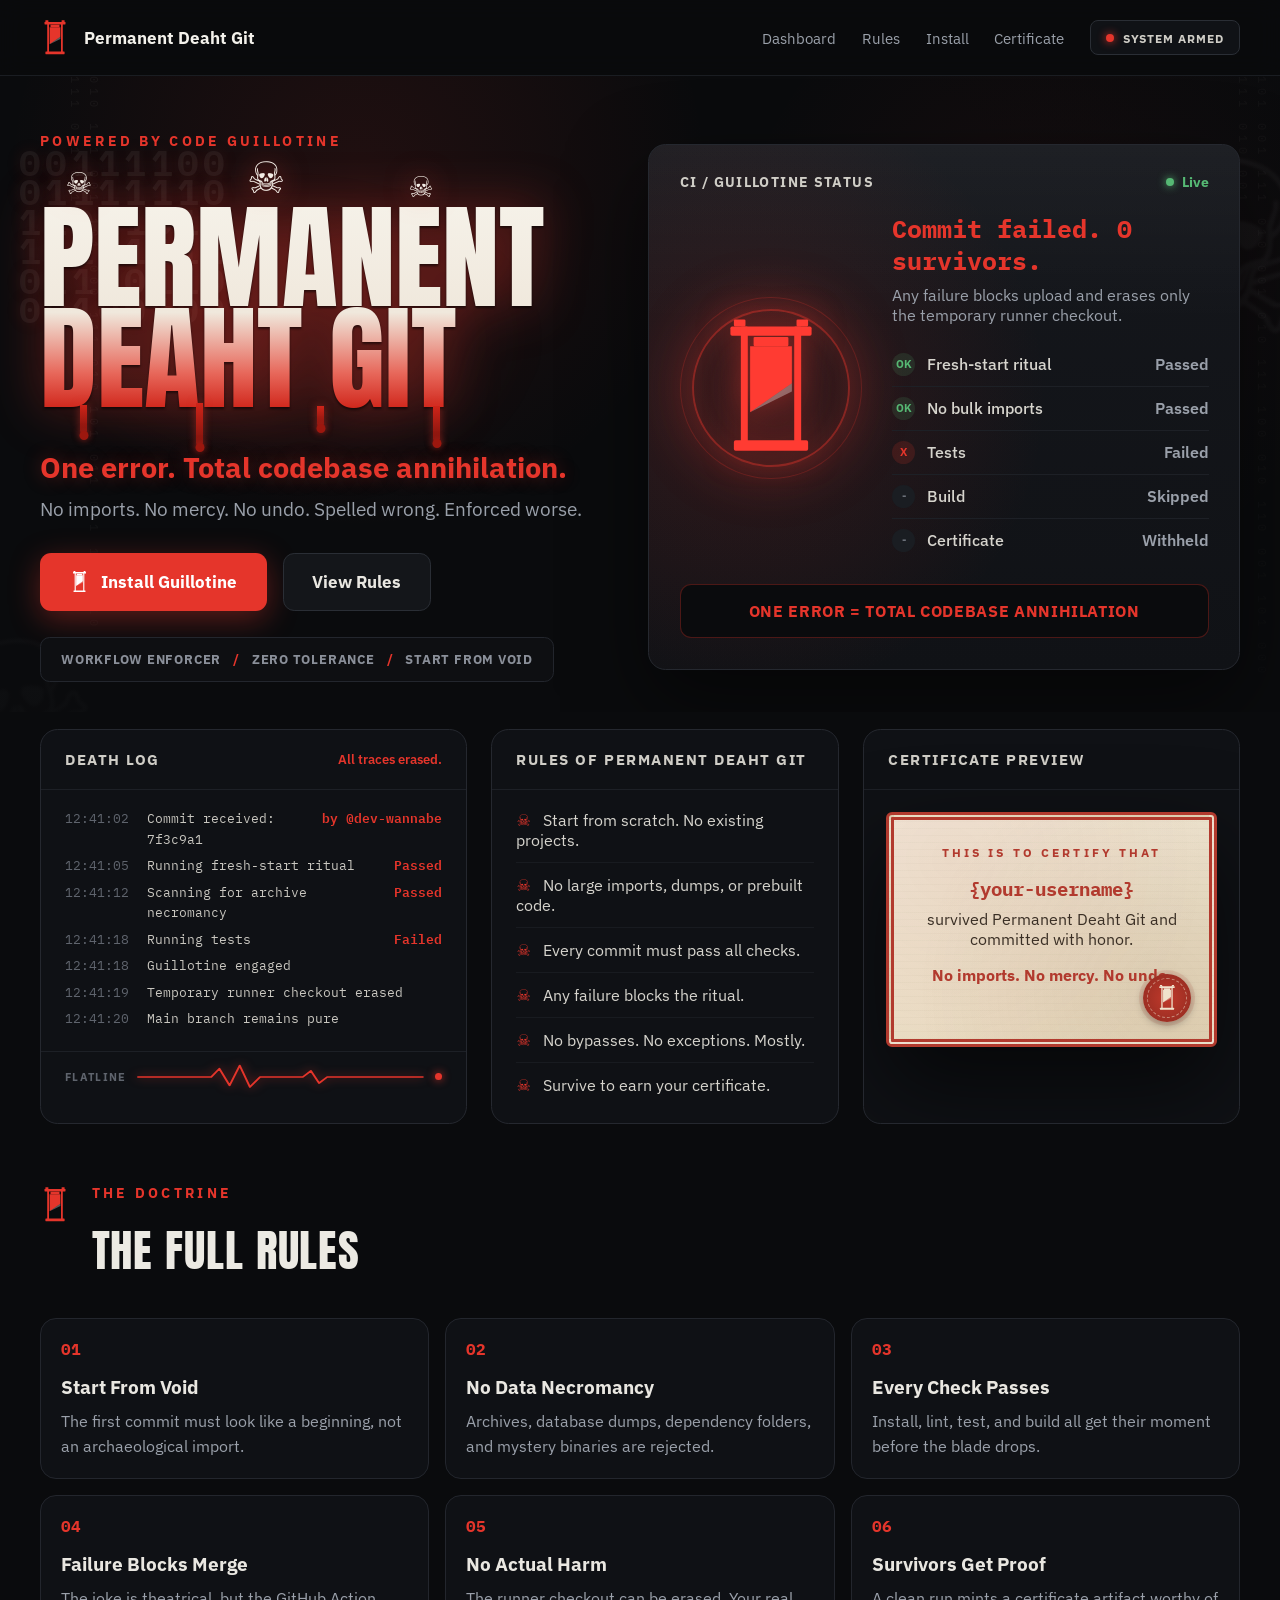
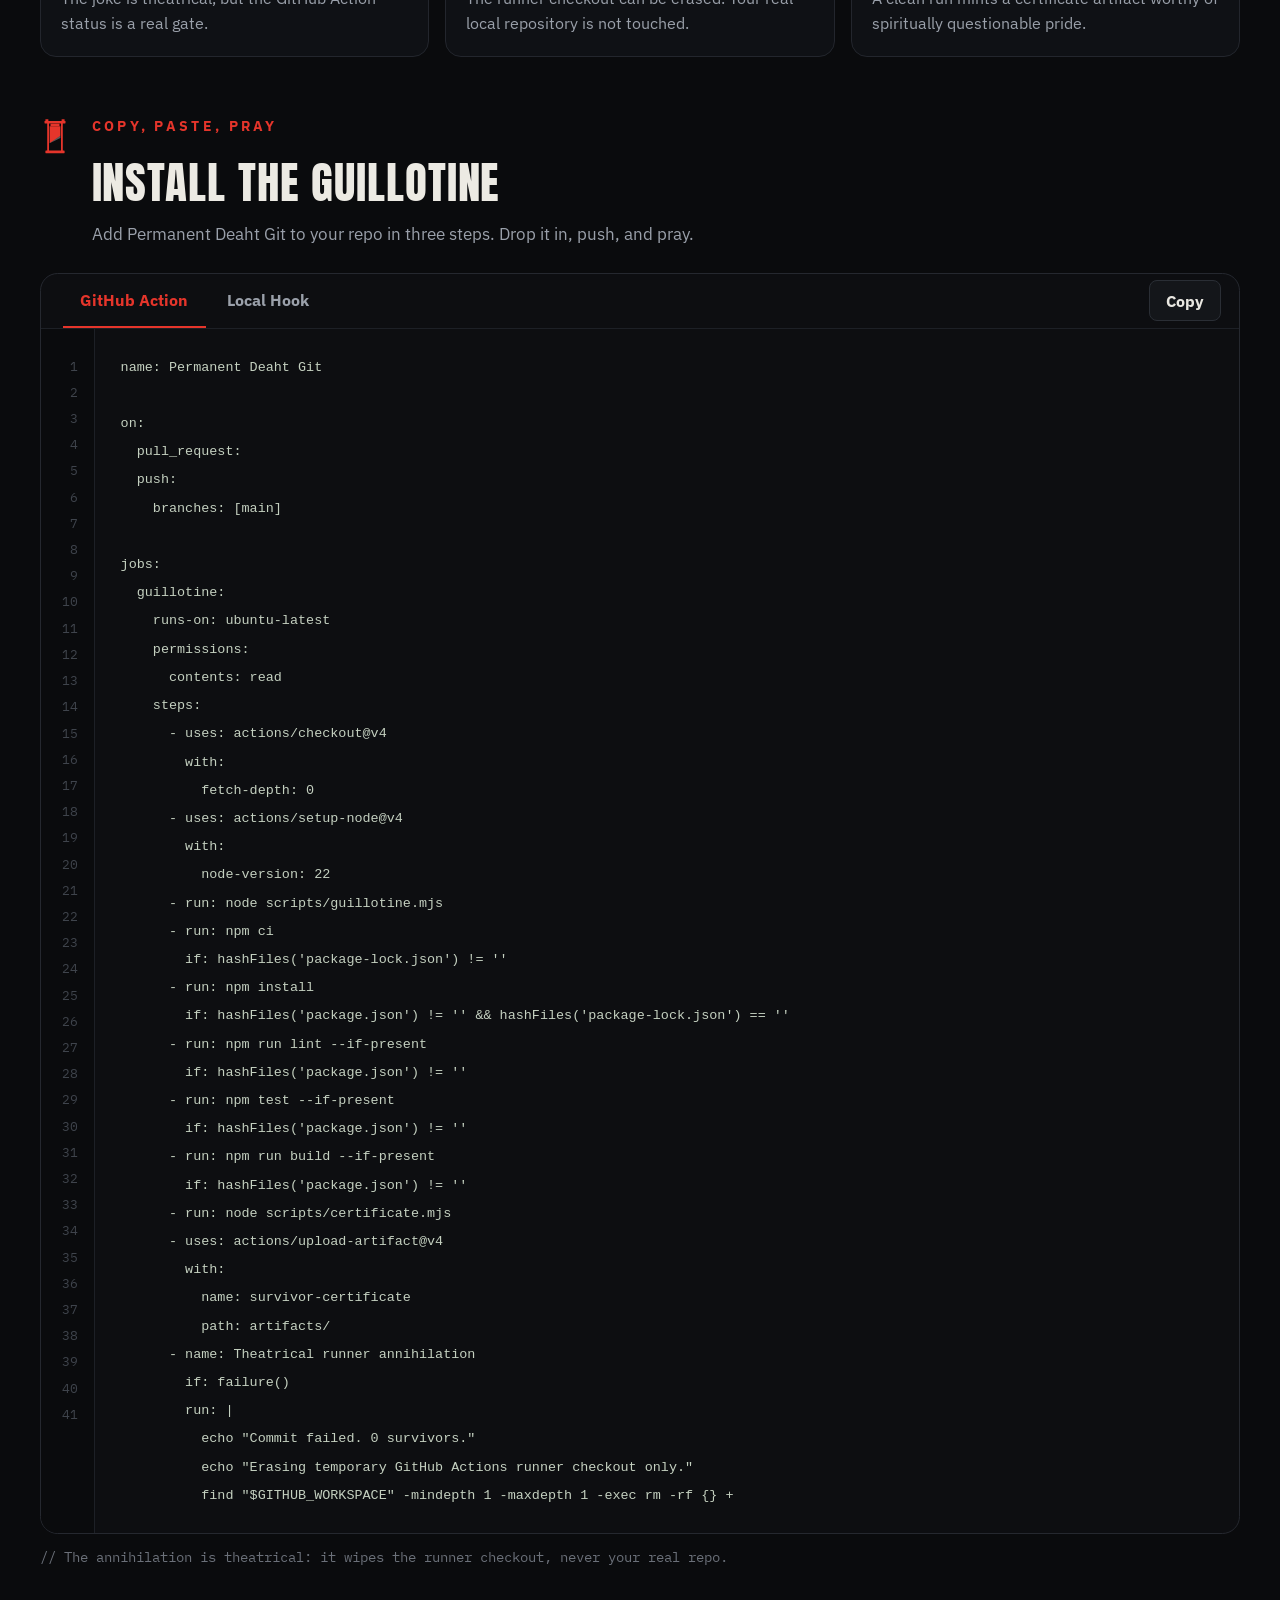
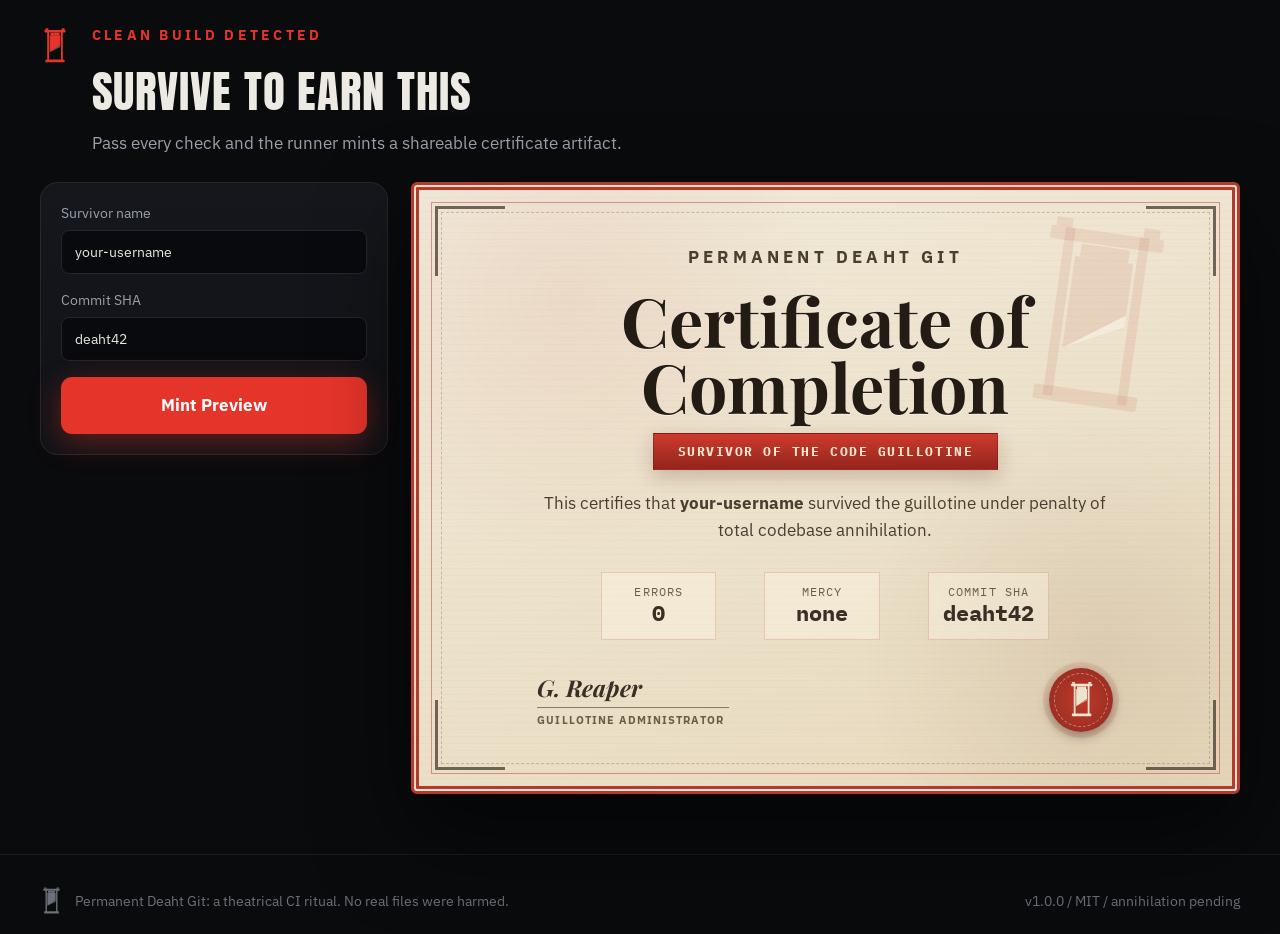
<file: index.html>
<!doctype html>
<html lang="en">
  <head>
    <meta charset="utf-8">
    <meta name="viewport" content="width=device-width, initial-scale=1">
    <title>Permanent Deaht Git</title>
    <meta name="description" content="One error. No survivors. A theatrical CI ritual with real checks and fake doom.">
    <meta property="og:title" content="Permanent Deaht Git">
    <meta property="og:description" content="One error equals total codebase annihilation.">
    <meta property="og:type" content="website">
    <meta property="og:url" content="https://davethomas34.github.io/Permanent-Deaht-Git/">
    <meta property="og:image" content="https://davethomas34.github.io/Permanent-Deaht-Git/assets/social-card.png">
    <meta property="og:image:width" content="1200">
    <meta property="og:image:height" content="630">
    <meta name="twitter:card" content="summary_large_image">
    <meta name="twitter:title" content="Permanent Deaht Git">
    <meta name="twitter:description" content="One error equals total codebase annihilation.">
    <meta name="twitter:image" content="https://davethomas34.github.io/Permanent-Deaht-Git/assets/social-card.png">
    <link rel="preconnect" href="https://fonts.googleapis.com">
    <link rel="preconnect" href="https://fonts.gstatic.com" crossorigin>
    <link href="https://fonts.googleapis.com/css2?family=Anton&family=IBM+Plex+Mono:wght@400;500;600&family=IBM+Plex+Sans:wght@400;500;600;700&family=Playfair+Display:ital,wght@0,700;1,600&display=swap" rel="stylesheet">
    <style>
:root {
  color-scheme: dark;
  --bg: #0a0b0d;
  --panel: #0f1115;
  --panel-2: #15171c;
  --line: #23262d;
  --line-2: #2a2e35;
  --text: #e9e7e1;
  --text-strong: #f3f1eb;
  --muted: #9aa0aa;
  --dim: #6b7079;
  --red: #e5352b;
  --red-dark: #8e1f18;
  --green: #56b974;
  --amber: #f0a730;
  --paper: #f2eada;
  --paper-2: #e7d9bc;
  --ink: #3a2f25;
  --shadow: 0 30px 80px rgba(0, 0, 0, 0.5);
}

* { box-sizing: border-box; }

html { scroll-behavior: smooth; }

body {
  margin: 0;
  overflow-x: hidden;
  background:
    radial-gradient(1100px 560px at 50% -12%, rgba(229, 53, 43, 0.08), transparent 60%),
    var(--bg);
  color: var(--text);
  font-family: "IBM Plex Sans", system-ui, -apple-system, BlinkMacSystemFont, "Segoe UI", sans-serif;
}

a { color: inherit; text-decoration: none; }
button, input { font: inherit; }

/* ---------- header ---------- */
.site-header {
  position: sticky;
  top: 0;
  z-index: 20;
  display: flex;
  align-items: center;
  justify-content: space-between;
  gap: 2rem;
  height: 76px;
  padding: 0 clamp(1rem, 4vw, 2.5rem);
  background: rgba(10, 11, 13, 0.84);
  border-bottom: 1px solid #1a1d22;
  backdrop-filter: blur(12px);
}

.brand,
.nav-links,
.hero-actions,
.ritual-strip,
.panel-heading,
.ci-core,
.check-list li,
.triad header,
.section-title,
.tabs,
.certificate-card footer,
.site-footer {
  display: flex;
  align-items: center;
}

.brand {
  gap: 0.85rem;
  color: var(--text-strong);
  font-size: 1.08rem;
  font-weight: 700;
}

.nav-links {
  gap: clamp(0.8rem, 2vw, 1.85rem);
  color: var(--muted);
  font-size: 0.95rem;
}

.nav-links a:hover { color: var(--text); }

.status-pill,
.armed-label {
  display: inline-flex;
  align-items: center;
  gap: 0.55rem;
  padding: 0.55rem 0.95rem;
  color: #cfcdc6;
  background: #101216;
  border: 1px solid var(--line-2);
  border-radius: 0.5rem;
  font-size: 0.78rem;
  font-weight: 700;
  letter-spacing: 0.08em;
  text-transform: uppercase;
}

/* ---------- guillotine marks (clean SVG) ---------- */
.guillotine-mark,
.button-mark,
.guillotine-large,
.muted-mark {
  display: block;
  flex: 0 0 auto;
  color: var(--red);
}

.guillotine-mark { width: 30px; height: 36px; }
.button-mark { width: 19px; height: 22px; color: #fff; }
.guillotine-large {
  width: 116px;
  height: 138px;
  color: #ff3b32;
  filter: drop-shadow(0 0 16px rgba(229, 53, 43, 0.5));
}
.muted-mark { width: 23px; height: 28px; color: var(--dim); }

.section-title .guillotine-mark { margin-top: 0.15rem; }

/* ---------- hero shell ---------- */
.hero-shell {
  position: relative;
  isolation: isolate;
  overflow: hidden;
  max-width: 1456px;
  margin: 0 auto;
  padding: 3.5rem clamp(1rem, 4vw, 2.5rem) 1.875rem;
}

.noise-field {
  position: absolute;
  inset: 0;
  z-index: -1;
  overflow: hidden;
  pointer-events: none;
  background:
    radial-gradient(circle at 28% 16%, rgba(229, 53, 43, 0.10), transparent 22rem),
    radial-gradient(circle at 82% 30%, rgba(229, 53, 43, 0.06), transparent 20rem);
}

.noise-field::after {
  content: "";
  position: absolute;
  inset: 0;
  background: radial-gradient(120% 92% at 32% 22%, transparent 38%, rgba(10, 11, 13, 0.78) 100%);
}

.binary {
  position: absolute;
  top: 0;
  bottom: 0;
  width: 6rem;
  color: var(--text);
  font-family: "IBM Plex Mono", monospace;
  font-size: 0.78rem;
  line-height: 1.55;
  letter-spacing: 0.3rem;
  opacity: 0.04;
  writing-mode: vertical-rl;
}
.binary.left { left: 0.5rem; }
.binary.right { right: 0.5rem; }

.binary-skull {
  position: absolute;
  z-index: 0;
  left: 1.5%;
  top: 4.5rem;
  color: rgba(233, 231, 225, 0.06);
  font-family: "IBM Plex Mono", monospace;
  font-size: clamp(1.3rem, 2.8vw, 2.7rem);
  font-weight: 700;
  line-height: 0.82;
  letter-spacing: 0.12em;
  white-space: pre;
  text-shadow: 0 0 16px rgba(229, 53, 43, 0.12);
}

.specter {
  position: absolute;
  z-index: 0;
  color: #dce7e5;
  line-height: 1;
  opacity: 0.05;
  filter: grayscale(1) blur(1.5px) drop-shadow(0 0 22px rgba(229, 53, 43, 0.3));
}
.skull-a { right: -3rem; top: 3rem; font-size: clamp(9rem, 18vw, 20rem); transform: rotate(8deg); }
.skull-b { left: -4rem; bottom: -5rem; font-size: clamp(8rem, 14vw, 15rem); transform: rotate(-9deg); opacity: 0.04; }

.haze {
  position: absolute;
  border-radius: 999px;
  filter: blur(20px);
  pointer-events: none;
}
.haze.one {
  left: -3rem;
  top: 3.5rem;
  width: 42rem;
  height: 26rem;
  background: radial-gradient(closest-side, rgba(229, 53, 43, 0.16), transparent 72%);
}

/* ---------- hero grid ---------- */
.hero-grid {
  position: relative;
  display: grid;
  grid-template-columns: minmax(34rem, 0.92fr) minmax(360px, 1fr);
  gap: clamp(2rem, 5vw, 4.4rem);
  align-items: center;
}

.hero-copy,
.ci-panel,
.dark-card,
.install-card,
.certificate-form,
.certificate-card,
.og-card { min-width: 0; }

.hero-copy { position: relative; }

.overline {
  margin: 0 0 0.85rem;
  color: var(--red);
  font-size: 0.86rem;
  font-weight: 700;
  letter-spacing: 0.24em;
  text-transform: uppercase;
}

h1, h2, h3, p { margin-top: 0; }

/* ---------- title with floating skulls + drips ---------- */
.title-wrap {
  position: relative;
  width: max-content;
  max-width: 100%;
  padding-top: 2.7rem;
  margin: 0 0 2.4rem;
}

h1 {
  margin: 0;
  color: transparent;
  background: linear-gradient(180deg, #f5f1e8 0%, #f0e8dc 52%, #e7675a 82%, #cf2419 100%);
  -webkit-background-clip: text;
  background-clip: text;
  font-family: "Anton", Impact, sans-serif;
  font-size: clamp(4.6rem, 9.4vw, 7.2rem);
  font-weight: 400;
  line-height: 0.88;
  text-transform: uppercase;
  filter: drop-shadow(0 2px 1px rgba(0, 0, 0, 0.55)) drop-shadow(0 0 26px rgba(229, 53, 43, 0.4));
}

.float-skull {
  position: absolute;
  z-index: 2;
  line-height: 1;
  color: #f3ede6;
  filter: drop-shadow(0 0 14px rgba(229, 53, 43, 0.75));
  animation: pdg-float 4s ease-in-out infinite, pdg-flicker 3s ease-in-out infinite;
}
.float-skull.s1 { left: 5%; top: 0.3rem; font-size: 1.9rem; --r: -12deg; }
.float-skull.s2 { left: 41%; top: -0.5rem; font-size: 2.7rem; --r: 4deg; animation-delay: 0.4s, 0.3s; }
.float-skull.s3 { left: 73%; top: 0.5rem; font-size: 1.8rem; --r: 13deg; animation-delay: 0.8s, 0.6s; }

.drip {
  position: absolute;
  z-index: 1;
  width: 7px;
  border-radius: 0 0 4px 4px;
  background: linear-gradient(180deg, #cf2419, #7d130c);
  box-shadow: 0 0 9px rgba(229, 53, 43, 0.5);
}
.drip::after {
  content: "";
  position: absolute;
  bottom: -6px;
  left: 50%;
  width: 9px;
  height: 9px;
  border-radius: 50%;
  background: #9c170e;
  box-shadow: 0 0 7px rgba(229, 53, 43, 0.55);
  transform: translate(-50%, 0);
  animation: pdg-drip 3.8s ease-in infinite;
}
.drip.d1 { left: 8%; bottom: -1.5rem; height: 1.8rem; }
.drip.d2 { left: 31%; bottom: -2.3rem; height: 2.7rem; animation-delay: 0.6s; }
.drip.d2::after { animation-delay: 0.6s; }
.drip.d3 { left: 55%; bottom: -1.1rem; height: 1.3rem; }
.drip.d4 { left: 78%; bottom: -2rem; height: 2.2rem; }
.drip.d4::after { animation-delay: 0.3s; }

.danger-line {
  margin-bottom: 0.65rem;
  color: var(--red);
  font-size: clamp(1.5rem, 2.3vw, 1.9rem);
  font-weight: 700;
  text-shadow: 0 0 18px rgba(229, 53, 43, 0.35);
}

.subline {
  max-width: 38rem;
  color: var(--muted);
  font-size: 1.2rem;
}

.hero-actions {
  flex-wrap: wrap;
  gap: 1rem;
  margin: 2rem 0 1.6rem;
}

.button {
  display: inline-flex;
  align-items: center;
  justify-content: center;
  gap: 0.75rem;
  min-height: 3.6rem;
  padding: 0 1.8rem;
  border-radius: 0.7rem;
  border: 1px solid transparent;
  font-size: 1.05rem;
  font-weight: 700;
  transition: transform 0.15s ease, box-shadow 0.15s ease;
}
.button:hover { transform: translateY(-1px); }

.primary {
  color: #fff;
  background: var(--red);
  box-shadow: 0 8px 30px rgba(229, 53, 43, 0.38);
}
.primary:hover { box-shadow: 0 10px 36px rgba(229, 53, 43, 0.5); }

.secondary {
  color: var(--text);
  background: #14161a;
  border-color: var(--line-2);
}
.secondary:hover { border-color: #3a3f48; }

.ritual-strip {
  display: inline-flex;
  flex-wrap: wrap;
  gap: 0;
  padding: 0.82rem 1.25rem;
  background: #0e0f12;
  border: 1px solid var(--line);
  border-radius: 0.6rem;
  color: #8a8f99;
  font-size: 0.8rem;
  font-weight: 700;
  letter-spacing: 0.06em;
  text-transform: uppercase;
}
.ritual-strip span + span::before {
  content: "/";
  margin: 0 0.75rem;
  color: var(--red);
}

/* ---------- CI panel ---------- */
.ci-panel,
.dark-card,
.install-card,
.certificate-form {
  background: linear-gradient(180deg, var(--panel-2), #101216);
  border: 1px solid #25282f;
  border-radius: 1.1rem;
  box-shadow: var(--shadow);
}

.ci-panel {
  position: relative;
  overflow: hidden;
  padding: 1.75rem 1.9rem 1.9rem;
}
.ci-panel::before {
  content: "";
  position: absolute;
  inset: -1px;
  pointer-events: none;
  background:
    radial-gradient(circle at 16% 48%, rgba(229, 53, 43, 0.15), transparent 19rem),
    linear-gradient(180deg, rgba(255, 255, 255, 0.04), transparent 34%);
}
.ci-panel > * { position: relative; z-index: 1; }

.panel-heading {
  justify-content: space-between;
  gap: 1rem;
  margin-bottom: 1.4rem;
  color: #cfcdc6;
  font-size: 0.86rem;
  font-weight: 700;
  letter-spacing: 0.1em;
  text-transform: uppercase;
}
.panel-heading strong {
  display: inline-flex;
  align-items: center;
  gap: 0.5rem;
  color: var(--green);
  text-transform: none;
  letter-spacing: 0;
}

.live-dot {
  display: inline-block;
  width: 0.5rem;
  height: 0.5rem;
  background: currentColor;
  border-radius: 999px;
  box-shadow: 0 0 8px currentColor;
  animation: pdg-pulse 1.7s ease-in-out infinite;
}
.status-pill .live-dot { color: var(--red); }

.ci-core {
  display: grid;
  grid-template-columns: 182px 1fr;
  gap: 1.9rem;
}

.emblem {
  position: relative;
  display: grid;
  width: 182px;
  height: 182px;
  place-items: center;
}
.emblem::before,
.emblem-ring {
  content: "";
  position: absolute;
  border-radius: 50%;
}
.emblem::before {
  inset: 0;
  border: 1px solid rgba(229, 53, 43, 0.24);
  background: radial-gradient(circle at 50% 50%, rgba(229, 53, 43, 0.09), transparent 52%);
}
.emblem-ring {
  inset: 12px;
  border: 2px solid rgba(229, 53, 43, 0.5);
  box-shadow: 0 0 58px rgba(229, 53, 43, 0.42), inset 0 0 36px rgba(229, 53, 43, 0.22);
  animation: pdg-glow 3.4s ease-in-out infinite;
}

.mono-fail {
  margin-bottom: 0.5rem;
  color: var(--red);
  font-family: "IBM Plex Mono", monospace;
  font-size: 1.55rem;
  font-weight: 700;
}
.muted { color: var(--muted); }

.check-list {
  display: grid;
  gap: 0;
  margin: 1.1rem 0 0;
  padding: 0;
  list-style: none;
}
.check-list li {
  gap: 0.75rem;
  padding: 0.62rem 0;
  border-bottom: 1px solid #1d2026;
}
.check-list li:last-child { border-bottom: 0; }
.check-list span {
  display: grid;
  width: 1.45rem;
  height: 1.45rem;
  place-items: center;
  border-radius: 50%;
  font-size: 0.68rem;
  font-weight: 800;
}
.check-list strong { flex: 1; color: #d6d4cd; font-weight: 500; }
.check-list em { color: var(--muted); font-style: normal; font-weight: 600; }
.pass { color: var(--green); background: rgba(86, 185, 116, 0.14); }
.fail { color: var(--red); background: rgba(229, 53, 43, 0.16); }
.wait { color: var(--dim); background: #1a1d22; }

.warning-band {
  margin: 1.4rem 0 0;
  padding: 1rem;
  color: var(--red);
  background: var(--bg);
  border: 1px solid rgba(229, 53, 43, 0.3);
  border-radius: 0.7rem;
  font-weight: 800;
  letter-spacing: 0.04em;
  text-align: center;
  text-transform: uppercase;
}

/* ---------- triad ---------- */
.triad {
  display: grid;
  grid-template-columns: 1.18fr 0.96fr 1.04fr;
  gap: 1.5rem;
  max-width: 1456px;
  margin: 1.1rem auto 0;
  padding: 0 clamp(1rem, 4vw, 2.5rem);
}

.dark-card {
  overflow: hidden;
  background: var(--panel);
  box-shadow: none;
  position: relative;
}
.dark-card header {
  justify-content: space-between;
  gap: 1rem;
  padding: 1.25rem 1.5rem;
  border-bottom: 1px solid #1d2026;
}
.dark-card h2 {
  margin: 0;
  color: #cfcdc6;
  font-size: 0.94rem;
  font-weight: 800;
  letter-spacing: 0.1em;
  text-transform: uppercase;
}
.dark-card header span { color: var(--red); font-size: 0.82rem; font-weight: 600; }

.event-log {
  display: grid;
  gap: 0.35rem;
  margin: 0;
  padding: 1.1rem 1.5rem 1.35rem;
  font-family: "IBM Plex Mono", monospace;
  font-size: 0.84rem;
  line-height: 1.55;
  list-style: none;
}
.event-log li {
  display: grid;
  grid-template-columns: 74px 1fr auto;
  gap: 0.5rem;
  color: #c9c7c0;
}
.event-log time { color: #5f646d; }
.event-log strong { color: var(--red); font-weight: 600; }

.log-flatline {
  display: flex;
  align-items: center;
  gap: 0.75rem;
  padding: 0.75rem 1.5rem 1rem;
  border-top: 1px solid #1d2026;
}
.log-flatline span {
  font-size: 0.68rem;
  font-weight: 700;
  letter-spacing: 0.12em;
  color: #5f646d;
}
.log-flatline svg { flex: 1; height: 26px; overflow: visible; }
.log-flatline b {
  width: 0.45rem;
  height: 0.45rem;
  border-radius: 50%;
  background: var(--red);
  box-shadow: 0 0 9px var(--red);
  animation: pdg-pulse 1.4s ease-in-out infinite;
}

.compact-rules ul {
  display: grid;
  gap: 0;
  margin: 0;
  padding: 0.5rem 1.5rem 1rem;
  list-style: none;
}
.compact-rules li {
  padding: 0.75rem 0;
  color: #d6d4cd;
  border-bottom: 1px solid #181b20;
}
.compact-rules li:last-child { border-bottom: 0; }
.compact-rules li::before {
  content: "\2620";
  margin-right: 0.75rem;
  color: var(--red);
  font-weight: 900;
}

.mini-cert { padding-bottom: 1.2rem; }
.small-paper { position: relative; margin: 1.35rem; padding: 1.5rem 1.35rem 3.4rem; text-align: center; }
.small-paper .mini-seal {
  position: absolute;
  right: 1.15rem;
  bottom: 1.1rem;
  width: 48px;
  height: 48px;
  box-shadow: 0 3px 9px rgba(0, 0, 0, 0.3), 0 0 0 4px rgba(178, 58, 46, 0.12);
}
.small-paper .mini-seal::after { inset: 4px; }
.small-paper .mini-seal .seal-icon { width: 50%; height: 54%; }
.small-paper h3 {
  margin: 0.5rem 0;
  color: #b23a2e;
  font-family: "IBM Plex Mono", monospace;
  font-size: 1.2rem;
}
.small-paper strong { color: #b23a2e; }

/* ---------- sections ---------- */
.section {
  max-width: 1456px;
  margin: 0 auto;
  padding: 3.75rem clamp(1rem, 4vw, 2.5rem) 0;
}
.section-title {
  align-items: flex-start;
  gap: 1.35rem;
  margin-bottom: 1.75rem;
}
.section-title h2 {
  margin: 0 0 0.4rem;
  color: #eceae3;
  font-family: "Anton", Impact, sans-serif;
  font-size: clamp(2.25rem, 4vw, 2.8rem);
  font-weight: 400;
  letter-spacing: 0.02em;
  text-transform: uppercase;
}
.section-title p:last-child { margin: 0; color: var(--muted); font-size: 1.05rem; }

.rules-grid {
  display: grid;
  grid-template-columns: repeat(3, minmax(0, 1fr));
  gap: 1rem;
}
.rules-grid article {
  padding: 1.25rem;
  background: #0f1115;
  border: 1px solid var(--line);
  border-radius: 1rem;
  transition: border-color 0.15s ease;
}
.rules-grid article:hover { border-color: rgba(229, 53, 43, 0.4); }
.rules-grid span {
  color: var(--red);
  font-family: "IBM Plex Mono", monospace;
  font-weight: 800;
}
.rules-grid h3 { margin: 1rem 0 0.6rem; }
.rules-grid p { margin-bottom: 0; color: var(--muted); line-height: 1.55; }

/* ---------- install ---------- */
.install-card { overflow: hidden; background: #0d0e11; box-shadow: none; }
.tabs {
  justify-content: space-between;
  gap: 0.25rem;
  padding: 0 1.1rem 0 1.35rem;
  border-bottom: 1px solid #1d2026;
}
.tab, .copy-button { cursor: pointer; border: 0; font-weight: 700; }
.tab {
  padding: 1rem 1.1rem;
  color: var(--muted);
  background: transparent;
  border-bottom: 2px solid transparent;
}
.tab.active { color: var(--red); border-bottom-color: var(--red); }
.copy-button {
  margin-left: auto;
  padding: 0.6rem 1rem;
  color: var(--text);
  background: #14161a;
  border: 1px solid var(--line-2);
  border-radius: 0.5rem;
}
.copy-button:hover { border-color: #3a3f48; }

.code-frame { display: grid; grid-template-columns: auto 1fr; }
.line-numbers, .code-frame pre {
  margin: 0;
  font-family: "IBM Plex Mono", monospace;
  font-size: 0.84rem;
  line-height: 1.95;
}
.line-numbers {
  min-width: 54px;
  padding: 1.5rem 1rem;
  color: #3f444c;
  background: var(--bg);
  border-right: 1px solid #1d2026;
  text-align: right;
  user-select: none;
}
.code-frame pre:last-child { overflow-x: auto; padding: 1.5rem 1.6rem; color: #c4d0c0; }
.code-note {
  margin: 0.85rem 0 0;
  color: var(--dim);
  font-family: "IBM Plex Mono", monospace;
  font-size: 0.85rem;
}

/* ---------- certificate ---------- */
.certificate-layout {
  display: grid;
  grid-template-columns: minmax(18rem, 0.42fr) minmax(0, 1fr);
  gap: 1.4rem;
  align-items: start;
}
.certificate-form {
  display: grid;
  gap: 1rem;
  padding: 1.25rem;
  box-shadow: none;
  align-content: start;
}
.certificate-form label { display: grid; gap: 0.5rem; color: var(--muted); font-size: 0.9rem; }
.certificate-form input {
  width: 100%;
  min-height: 2.75rem;
  padding: 0 0.8rem;
  color: var(--text);
  background: #090a0d;
  border: 1px solid var(--line);
  border-radius: 0.5rem;
}
.certificate-form input:focus { outline: none; border-color: var(--red); }

.paper {
  color: var(--ink);
  background:
    radial-gradient(circle at 18% 18%, rgba(178, 58, 46, 0.08), transparent 16rem),
    radial-gradient(circle at 84% 78%, rgba(97, 54, 22, 0.1), transparent 15rem),
    repeating-linear-gradient(0deg, rgba(76, 48, 28, 0.025) 0 1px, transparent 1px 7px),
    linear-gradient(160deg, var(--paper), var(--paper-2));
  border: 8px double #b23a2e;
  border-radius: 0.38rem;
  box-shadow: 0 40px 90px rgba(0, 0, 0, 0.6);
}
.certificate-card {
  position: relative;
  overflow: hidden;
  padding: clamp(2rem, 5vw, 3.4rem);
  text-align: center;
}
.certificate-card::before {
  content: "";
  position: absolute;
  inset: 12px;
  pointer-events: none;
  border: 1px solid rgba(178, 58, 46, 0.48);
}
.certificate-card::after {
  content: "";
  position: absolute;
  inset: 22px;
  pointer-events: none;
  border: 1px dashed rgba(98, 68, 44, 0.26);
}
.certificate-card > :not(.certificate-watermark):not(.cert-corner) { position: relative; z-index: 1; }

.certificate-watermark {
  position: absolute;
  z-index: 0;
  right: clamp(1rem, 5vw, 3rem);
  top: clamp(1rem, 4vw, 2rem);
  width: clamp(7rem, 17vw, 11rem);
  height: clamp(8rem, 19vw, 12rem);
  color: rgba(178, 58, 46, 0.1);
  transform: rotate(8deg);
  pointer-events: none;
}

.cert-corner {
  position: absolute;
  z-index: 1;
  width: 4.4rem;
  height: 4.4rem;
  border-color: #b23a2e;
  opacity: 0.7;
  pointer-events: none;
}
.top-left-corner { left: 1rem; top: 1rem; border-left: 3px solid; border-top: 3px solid; }
.top-right-corner { right: 1rem; top: 1rem; border-right: 3px solid; border-top: 3px solid; }
.bottom-left-corner { left: 1rem; bottom: 1rem; border-left: 3px solid; border-bottom: 3px solid; }
.bottom-right-corner { right: 1rem; bottom: 1rem; border-right: 3px solid; border-bottom: 3px solid; }

.paper-kicker {
  margin-bottom: 1rem;
  color: #b23a2e;
  font-size: 0.78rem;
  font-weight: 800;
  letter-spacing: 0.25em;
  text-transform: uppercase;
}
.certificate-card h2 {
  margin-bottom: 0.8rem;
  color: #231c15;
  font-family: "Playfair Display", Georgia, serif;
  font-size: clamp(2.65rem, 5.6vw, 4.25rem);
  line-height: 0.98;
  text-shadow: 0 1px 0 rgba(255, 255, 255, 0.45);
}
.certificate-ribbon {
  display: inline-flex;
  align-items: center;
  justify-content: center;
  min-height: 2.35rem;
  margin: 0 0 1.25rem;
  padding: 0 1.5rem;
  color: #f8ead4;
  background: linear-gradient(180deg, #cf3a2d, #92251d);
  border: 1px solid rgba(83, 18, 14, 0.35);
  box-shadow: 0 7px 20px rgba(75, 20, 10, 0.22);
  font-family: "IBM Plex Mono", monospace;
  font-size: 0.8rem;
  font-weight: 800;
  letter-spacing: 0.12em;
  text-transform: uppercase;
}
.certificate-card p {
  max-width: 36rem;
  margin-inline: auto;
  color: #4a3e30;
  font-size: 1.05rem;
  line-height: 1.6;
}
.certificate-stats {
  display: flex;
  justify-content: center;
  gap: clamp(1.5rem, 5vw, 3rem);
  margin: 1.75rem 0;
  font-family: "IBM Plex Mono", monospace;
}
.certificate-stats div {
  min-width: 7.2rem;
  padding: 0.7rem 0.9rem;
  background: rgba(255, 248, 230, 0.38);
  border: 1px solid rgba(178, 58, 46, 0.2);
}
.certificate-stats span {
  display: block;
  color: #6b5e48;
  font-size: 0.72rem;
  letter-spacing: 0.1em;
  text-transform: uppercase;
}
.certificate-stats strong { color: #3a2f25; font-size: 1.35rem; }
.certificate-card footer {
  justify-content: space-between;
  gap: 1.5rem;
  max-width: 36rem;
  margin: 0 auto;
  text-align: left;
}
.signature {
  display: block;
  width: 12rem;
  padding-bottom: 0.25rem;
  color: #3a2f25;
  border-bottom: 1px solid #8a7d68;
  font-family: "Playfair Display", Georgia, serif;
  font-size: 1.45rem;
  font-style: italic;
}
.certificate-card footer span:not(.seal) {
  display: block;
  margin-top: 0.3rem;
  color: #6b5e48;
  font-size: 0.66rem;
  font-weight: 700;
  letter-spacing: 0.1em;
  text-transform: uppercase;
}
.seal {
  position: relative;
  display: grid;
  place-items: center;
  width: 64px;
  height: 64px;
  flex: 0 0 auto;
  color: #f0e3cd;
  background: radial-gradient(circle, #c0392b, #8e2a20);
  border-radius: 50%;
  box-shadow: 0 4px 12px rgba(0, 0, 0, 0.35), 0 0 0 6px rgba(178, 58, 46, 0.12);
}
.seal::after {
  content: "";
  position: absolute;
  inset: 5px;
  border: 1px dashed rgba(240, 227, 205, 0.5);
  border-radius: 50%;
}
.seal-icon { width: 52%; height: 56%; color: #f0e3cd; position: relative; z-index: 1; }

/* ---------- social / OG ---------- */
.og-card {
  position: relative;
  display: flex;
  align-items: center;
  justify-content: space-between;
  gap: 5%;
  width: min(1200px, 100%);
  aspect-ratio: 1200 / 630;
  margin: 0 auto;
  overflow: hidden;
  padding: 0 7%;
  background:
    radial-gradient(circle at 82% 42%, rgba(229, 53, 43, 0.18), transparent 19rem),
    radial-gradient(130% 110% at 75% 30%, #16181d 0%, var(--bg) 70%);
  border: 1px solid var(--line);
  border-radius: 0.9rem;
  box-shadow: var(--shadow);
}
.og-card::before {
  content: "\2620   010 110 001   \2620";
  position: absolute;
  left: 5%;
  right: 5%;
  top: 10%;
  color: rgba(233, 231, 225, 0.05);
  font-family: "IBM Plex Mono", monospace;
  font-size: clamp(2rem, 5vw, 4rem);
  letter-spacing: 0.18em;
  white-space: pre;
}
.og-card > * { position: relative; z-index: 1; }
.og-card h2 {
  margin: 1.5rem 0 1rem;
  color: #eceae3;
  font-family: "Anton", Impact, sans-serif;
  font-size: clamp(3rem, 7vw, 4.6rem);
  font-weight: 400;
  line-height: 0.9;
  text-transform: uppercase;
}
.og-card p:last-child {
  color: var(--red);
  font-size: clamp(1rem, 2.2vw, 1.45rem);
  font-weight: 800;
}
.og-emblem {
  position: relative;
  display: grid;
  place-items: center;
  width: min(230px, 26vw);
  height: min(230px, 26vw);
  flex: 0 0 auto;
  border: 3px solid rgba(229, 53, 43, 0.55);
  border-radius: 50%;
  box-shadow: 0 0 60px rgba(229, 53, 43, 0.45), inset 0 0 40px rgba(229, 53, 43, 0.3);
}
.og-emblem-icon { width: 44%; height: 50%; color: #e5352b; }

/* ---------- footer ---------- */
.site-footer {
  justify-content: space-between;
  gap: 1rem;
  max-width: 1456px;
  margin: 3.75rem auto 0;
  padding: 2rem clamp(1rem, 4vw, 2.5rem) 3.75rem;
  color: var(--dim);
  border-top: 1px solid #1a1d22;
  font-size: 0.9rem;
}
.site-footer > span { display: inline-flex; align-items: center; gap: 0.75rem; }

/* ---------- keyframes ---------- */
@keyframes pdg-pulse {
  0%, 100% { opacity: 1; }
  50% { opacity: 0.35; }
}
@keyframes pdg-glow {
  0%, 100% { box-shadow: 0 0 40px rgba(229, 53, 43, 0.36), inset 0 0 30px rgba(229, 53, 43, 0.2); }
  50% { box-shadow: 0 0 64px rgba(229, 53, 43, 0.6), inset 0 0 38px rgba(229, 53, 43, 0.3); }
}
@keyframes pdg-float {
  0%, 100% { transform: translateY(0) rotate(var(--r, 0deg)); }
  50% { transform: translateY(-8px) rotate(var(--r, 0deg)); }
}
@keyframes pdg-flicker {
  0%, 100% { opacity: 0.92; }
  45% { opacity: 1; }
  60% { opacity: 0.82; }
}
@keyframes pdg-drip {
  0% { transform: translate(-50%, 0); opacity: 0; }
  15% { opacity: 1; }
  80% { opacity: 1; }
  100% { transform: translate(-50%, 22px); opacity: 0; }
}

@media (prefers-reduced-motion: reduce) {
  .float-skull, .drip::after, .live-dot, .emblem-ring, .log-flatline b { animation: none !important; }
}

@media (max-width: 1120px) {
  .hero-grid, .triad, .certificate-layout { grid-template-columns: 1fr; }
  .ci-core { grid-template-columns: auto 1fr; }
  .triad { padding-top: 1rem; }
}

@media (max-width: 760px) {
  .site-header, .nav-links, .ci-core, .certificate-card footer, .site-footer {
    align-items: flex-start;
    flex-direction: column;
  }
  .site-header { height: auto; padding-block: 1rem; }
  .hero-shell { padding-top: 2.2rem; }
  .hero-grid { grid-template-columns: 1fr; }
  .title-wrap { width: auto; }
  .overline, .danger-line, .subline { overflow-wrap: anywhere; }
  .overline { letter-spacing: 0.16em; }
  .ci-core { gap: 1.2rem; }
  .emblem { width: 140px; height: 140px; }
  .rules-grid { grid-template-columns: 1fr; }
  .tabs { align-items: stretch; flex-wrap: wrap; padding: 0.6rem; }
  .copy-button { margin-left: 0; }
  .code-frame { grid-template-columns: 1fr; }
  .line-numbers { display: none; }
  .certificate-stats { flex-direction: column; gap: 0.8rem; }
  .og-card { align-items: flex-start; flex-direction: column; justify-content: center; min-height: 360px; aspect-ratio: auto; }
}

@media (max-width: 520px) {
  h1 { font-size: 3.6rem; }
  .ritual-strip { display: flex; }
  .ritual-strip span { width: 100%; }
  .ritual-strip span + span::before { margin: 0 0.5rem 0 0; }
  .event-log li { grid-template-columns: 1fr; }
}
</style>
  </head>
  <body>
    <!-- reusable guillotine icon: posts + top beam + angled blade + base -->
    <svg width="0" height="0" style="position:absolute" aria-hidden="true" focusable="false">
      <symbol id="guillotine-icon" viewBox="0 0 100 118">
        <g fill="currentColor">
          <rect x="18" y="0" width="10" height="6" rx="1"/>
          <rect x="72" y="0" width="10" height="6" rx="1"/>
          <rect x="15" y="6" width="70" height="8" rx="1.5"/>
          <rect x="24" y="6" width="6" height="104" rx="1"/>
          <rect x="70" y="6" width="6" height="104" rx="1"/>
          <rect x="35" y="15" width="30" height="8" rx="1"/>
          <rect x="18" y="104" width="64" height="9" rx="1.5"/>
          <polygon points="32,23 68,23 68,55 32,80"/>
        </g>
        <polygon points="32,80 68,55 68,62 32,80" fill="rgba(255,255,255,0.32)"/>
      </symbol>
    </svg>

    <header class="site-header">
      <a class="brand" href="#top" aria-label="Permanent Deaht Git home">
        <svg class="guillotine-mark" aria-hidden="true"><use href="#guillotine-icon"></use></svg>
        <span>Permanent Deaht Git</span>
      </a>
      <nav class="nav-links" aria-label="Primary navigation">
        <a href="#dashboard">Dashboard</a>
        <a href="#rules">Rules</a>
        <a href="#install">Install</a>
        <a href="#certificate">Certificate</a>
        <a class="status-pill" href="https://github.com/davethomas34/Permanent-Deaht-Git"><span class="live-dot"></span>System Armed</a>
      </nav>
    </header>

    <main id="top">
      <section class="hero-shell" id="dashboard">
        <div class="noise-field" aria-hidden="true">
          <span class="binary left">010 111 001 101 000 111 010 101 011 001 110 010 100 111 001 011</span>
          <span class="binary right">101 001 111 010 001 010 111 100 010 110 001 101 000 111 010 001</span>
          <span class="binary-skull">00111100<br>01111110<br>11011011<br>11111111<br>01100110<br>00100100</span>
          <span class="specter skull-a">&#9760;</span>
          <span class="specter skull-b">&#9760;</span>
          <span class="haze one"></span>
        </div>

        <div class="hero-grid">
          <section class="hero-copy" aria-labelledby="hero-title">
            <p class="overline">Powered by Code Guillotine</p>
            <div class="title-wrap">
              <span class="float-skull s1" aria-hidden="true">&#9760;</span>
              <span class="float-skull s2" aria-hidden="true">&#9760;</span>
              <span class="float-skull s3" aria-hidden="true">&#9760;</span>
              <h1 id="hero-title">Permanent<br>Deaht Git</h1>
              <span class="drip d1" aria-hidden="true"></span>
              <span class="drip d2" aria-hidden="true"></span>
              <span class="drip d3" aria-hidden="true"></span>
              <span class="drip d4" aria-hidden="true"></span>
            </div>
            <p class="danger-line">One error. Total codebase annihilation.</p>
            <p class="subline">No imports. No mercy. No undo. Spelled wrong. Enforced worse.</p>
            <div class="hero-actions">
              <a class="button primary" href="#install">
                <svg class="button-mark" aria-hidden="true"><use href="#guillotine-icon"></use></svg>
                Install Guillotine
              </a>
              <a class="button secondary" href="#rules">View Rules</a>
            </div>
            <div class="ritual-strip" aria-label="Workflow tags">
              <span>Workflow Enforcer</span>
              <span>Zero Tolerance</span>
              <span>Start From Void</span>
            </div>
          </section>

          <aside class="ci-panel" aria-label="CI guillotine status">
            <div class="panel-heading">
              <span>CI / Guillotine Status</span>
              <strong><span class="live-dot"></span>Live</strong>
            </div>
            <div class="ci-core">
              <div class="emblem" aria-hidden="true">
                <span class="emblem-ring"></span>
                <svg class="guillotine-large"><use href="#guillotine-icon"></use></svg>
              </div>
              <div>
                <p class="mono-fail">Commit failed. 0 survivors.</p>
                <p class="muted">Any failure blocks upload and erases only the temporary runner checkout.</p>
                <ul class="check-list">
                  <li><span class="pass">OK</span><strong>Fresh-start ritual</strong><em>Passed</em></li>
                  <li><span class="pass">OK</span><strong>No bulk imports</strong><em>Passed</em></li>
                  <li><span class="fail">X</span><strong>Tests</strong><em>Failed</em></li>
                  <li><span class="wait">-</span><strong>Build</strong><em>Skipped</em></li>
                  <li><span class="wait">-</span><strong>Certificate</strong><em>Withheld</em></li>
                </ul>
              </div>
            </div>
            <p class="warning-band">One error = total codebase annihilation</p>
          </aside>
        </div>
      </section>

      <section class="triad">
        <article class="dark-card log-card">
          <header>
            <h2>Death Log</h2>
            <span>All traces erased.</span>
          </header>
          <ol id="deathLog" class="event-log"></ol>
          <div class="log-flatline" aria-hidden="true">
            <span>FLATLINE</span>
            <svg viewBox="0 0 280 34" preserveAspectRatio="none">
              <polyline points="0,17 60,17 72,17 80,6 90,28 100,2 110,30 120,17 150,17 162,17 170,9 178,25 186,17 280,17" fill="none" stroke="#e5352b" stroke-width="2" stroke-linecap="round" stroke-linejoin="round" style="filter:drop-shadow(0 0 6px rgba(229,53,43,.7))"></polyline>
            </svg>
            <b></b>
          </div>
        </article>

        <article class="dark-card compact-rules">
          <header>
            <h2>Rules of Permanent Deaht Git</h2>
          </header>
          <ul>
            <li>Start from scratch. No existing projects.</li>
            <li>No large imports, dumps, or prebuilt code.</li>
            <li>Every commit must pass all checks.</li>
            <li>Any failure blocks the ritual.</li>
            <li>No bypasses. No exceptions. Mostly.</li>
            <li>Survive to earn your certificate.</li>
          </ul>
        </article>

        <article class="dark-card mini-cert">
          <header>
            <h2>Certificate Preview</h2>
          </header>
          <div class="paper small-paper">
            <p class="paper-kicker">This is to certify that</p>
            <h3>{your-username}</h3>
            <p>survived Permanent Deaht Git and committed with honor.</p>
            <strong>No imports. No mercy. No undo.</strong>
            <span class="seal mini-seal" aria-hidden="true"><svg class="seal-icon"><use href="#guillotine-icon"></use></svg></span>
          </div>
        </article>
      </section>

      <section class="section" id="rules">
        <div class="section-title">
          <svg class="guillotine-mark" aria-hidden="true"><use href="#guillotine-icon"></use></svg>
          <div>
            <p class="overline">The doctrine</p>
            <h2>The Full Rules</h2>
          </div>
        </div>
        <div class="rules-grid">
          <article><span>01</span><h3>Start From Void</h3><p>The first commit must look like a beginning, not an archaeological import.</p></article>
          <article><span>02</span><h3>No Data Necromancy</h3><p>Archives, database dumps, dependency folders, and mystery binaries are rejected.</p></article>
          <article><span>03</span><h3>Every Check Passes</h3><p>Install, lint, test, and build all get their moment before the blade drops.</p></article>
          <article><span>04</span><h3>Failure Blocks Merge</h3><p>The joke is theatrical, but the GitHub Action status is a real gate.</p></article>
          <article><span>05</span><h3>No Actual Harm</h3><p>The runner checkout can be erased. Your real local repository is not touched.</p></article>
          <article><span>06</span><h3>Survivors Get Proof</h3><p>A clean run mints a certificate artifact worthy of spiritually questionable pride.</p></article>
        </div>
      </section>

      <section class="section" id="install">
        <div class="section-title">
          <svg class="guillotine-mark" aria-hidden="true"><use href="#guillotine-icon"></use></svg>
          <div>
            <p class="overline">Copy, paste, pray</p>
            <h2>Install the Guillotine</h2>
            <p>Add Permanent Deaht Git to your repo in three steps. Drop it in, push, and pray.</p>
          </div>
        </div>

        <div class="install-card">
          <div class="tabs" role="tablist" aria-label="Install snippets">
            <button class="tab active" type="button" data-tab="workflow">GitHub Action</button>
            <button class="tab" type="button" data-tab="hook">Local Hook</button>
            <button class="copy-button" type="button" data-copy-target="codeBlock">Copy</button>
          </div>
          <div class="code-frame">
            <pre class="line-numbers" id="lineNumbers" aria-hidden="true"></pre>
            <pre><code id="codeBlock"></code></pre>
          </div>
        </div>
        <p class="code-note">// The annihilation is theatrical: it wipes the runner checkout, never your real repo.</p>
      </section>

      <section class="section certificate-section" id="certificate">
        <div class="section-title">
          <svg class="guillotine-mark" aria-hidden="true"><use href="#guillotine-icon"></use></svg>
          <div>
            <p class="overline">Clean build detected</p>
            <h2>Survive to Earn This</h2>
            <p>Pass every check and the runner mints a shareable certificate artifact.</p>
          </div>
        </div>

        <div class="certificate-layout">
          <form class="certificate-form" id="certificateForm">
            <label>
              Survivor name
              <input id="survivorName" type="text" value="your-username" maxlength="32">
            </label>
            <label>
              Commit SHA
              <input id="commitSha" type="text" value="deaht42" maxlength="18">
            </label>
            <button class="button primary" type="submit">Mint Preview</button>
          </form>

          <article class="paper certificate-card" aria-label="Certificate preview">
            <svg class="certificate-watermark" aria-hidden="true"><use href="#guillotine-icon"></use></svg>
            <span class="cert-corner top-left-corner" aria-hidden="true"></span>
            <span class="cert-corner top-right-corner" aria-hidden="true"></span>
            <span class="cert-corner bottom-left-corner" aria-hidden="true"></span>
            <span class="cert-corner bottom-right-corner" aria-hidden="true"></span>
            <p class="paper-kicker">Permanent Deaht Git</p>
            <h2>Certificate of Completion</h2>
            <div class="certificate-ribbon">Survivor of the Code Guillotine</div>
            <p>This certifies that <strong id="certName">your-username</strong> survived the guillotine under penalty of total codebase annihilation.</p>
            <div class="certificate-stats">
              <div><span>Errors</span><strong>0</strong></div>
              <div><span>Mercy</span><strong>none</strong></div>
              <div><span>Commit SHA</span><strong id="certSha">deaht42</strong></div>
            </div>
            <footer>
              <div>
                <strong class="signature">G. Reaper</strong>
                <span>Guillotine Administrator</span>
              </div>
              <span class="seal" aria-hidden="true"><svg class="seal-icon"><use href="#guillotine-icon"></use></svg></span>
            </footer>
          </article>
        </div>
      </section>

    </main>

    <footer class="site-footer">
      <span><svg class="guillotine-mark muted-mark" aria-hidden="true"><use href="#guillotine-icon"></use></svg> Permanent Deaht Git: a theatrical CI ritual. No real files were harmed.</span>
      <span>v1.0.0 / MIT / annihilation pending</span>
    </footer>

    <script>
const snippets = {
  workflow: `name: Permanent Deaht Git

on:
  pull_request:
  push:
    branches: [main]

jobs:
  guillotine:
    runs-on: ubuntu-latest
    permissions:
      contents: read
    steps:
      - uses: actions/checkout@v4
        with:
          fetch-depth: 0
      - uses: actions/setup-node@v4
        with:
          node-version: 22
      - run: node scripts/guillotine.mjs
      - run: npm ci
        if: hashFiles('package-lock.json') != ''
      - run: npm install
        if: hashFiles('package.json') != '' && hashFiles('package-lock.json') == ''
      - run: npm run lint --if-present
        if: hashFiles('package.json') != ''
      - run: npm test --if-present
        if: hashFiles('package.json') != ''
      - run: npm run build --if-present
        if: hashFiles('package.json') != ''
      - run: node scripts/certificate.mjs
      - uses: actions/upload-artifact@v4
        with:
          name: survivor-certificate
          path: artifacts/
      - name: Theatrical runner annihilation
        if: failure()
        run: |
          echo "Commit failed. 0 survivors."
          echo "Erasing temporary GitHub Actions runner checkout only."
          find "$GITHUB_WORKSPACE" -mindepth 1 -maxdepth 1 -exec rm -rf {} +`,
  hook: `#!/usr/bin/env bash
# .git/hooks/pre-commit
set -euo pipefail

echo "Arming the guillotine..."

node scripts/guillotine.mjs || {
  echo "Guillotine engaged. Commit rejected."
  echo "0 survivors. The annihilation is theatrical."
  echo "No local files deleted."
  exit 1
}

echo "Survivor detected. Commit permitted."
exit 0`
};

const deathEvents = [
  ["12:41:02", "Commit received: 7f3c9a1", "by @dev-wannabe"],
  ["12:41:05", "Running fresh-start ritual", "Passed"],
  ["12:41:12", "Scanning for archive necromancy", "Passed"],
  ["12:41:18", "Running tests", "Failed"],
  ["12:41:18", "Guillotine engaged", ""],
  ["12:41:19", "Temporary runner checkout erased", ""],
  ["12:41:20", "Main branch remains pure", ""]
];

function renderCode(tabName) {
  const codeBlock = document.querySelector("#codeBlock");
  const lineNumbers = document.querySelector("#lineNumbers");
  if (!codeBlock || !lineNumbers) return;

  const code = snippets[tabName] || snippets.workflow;
  codeBlock.textContent = code;
  lineNumbers.textContent = code
    .split("\n")
    .map((_, index) => String(index + 1))
    .join("\n");
}

function setupTabs() {
  document.querySelectorAll(".tab").forEach((tab) => {
    tab.addEventListener("click", () => {
      document.querySelectorAll(".tab").forEach((item) => item.classList.remove("active"));
      tab.classList.add("active");
      renderCode(tab.dataset.tab);
    });
  });
}

function setupCopyButtons() {
  document.querySelectorAll("[data-copy-target]").forEach((button) => {
    button.addEventListener("click", async () => {
      const target = document.getElementById(button.dataset.copyTarget);
      if (!target) return;

      await navigator.clipboard.writeText(target.textContent.trim());
      const original = button.textContent;
      button.textContent = "Copied";
      window.setTimeout(() => {
        button.textContent = original;
      }, 1400);
    });
  });
}

function renderDeathLog() {
  const deathLog = document.querySelector("#deathLog");
  if (!deathLog) return;

  deathLog.innerHTML = deathEvents
    .map(([time, message, status]) => {
      const statusHtml = status ? `<strong>${status}</strong>` : "<span></span>";
      return `<li><time>${time}</time><span>${message}</span>${statusHtml}</li>`;
    })
    .join("");
}

function setupCertificatePreview() {
  const form = document.querySelector("#certificateForm");
  if (!form) return;

  form.addEventListener("submit", (event) => {
    event.preventDefault();
    const survivor = document.querySelector("#survivorName").value.trim() || "unknown survivor";
    const sha = document.querySelector("#commitSha").value.trim() || "0000000";
    document.querySelector("#certName").textContent = survivor;
    document.querySelector("#certSha").textContent = sha;
  });
}

renderCode("workflow");
renderDeathLog();
setupTabs();
setupCopyButtons();
setupCertificatePreview();
</script>
  </body>
</html>
</file>
